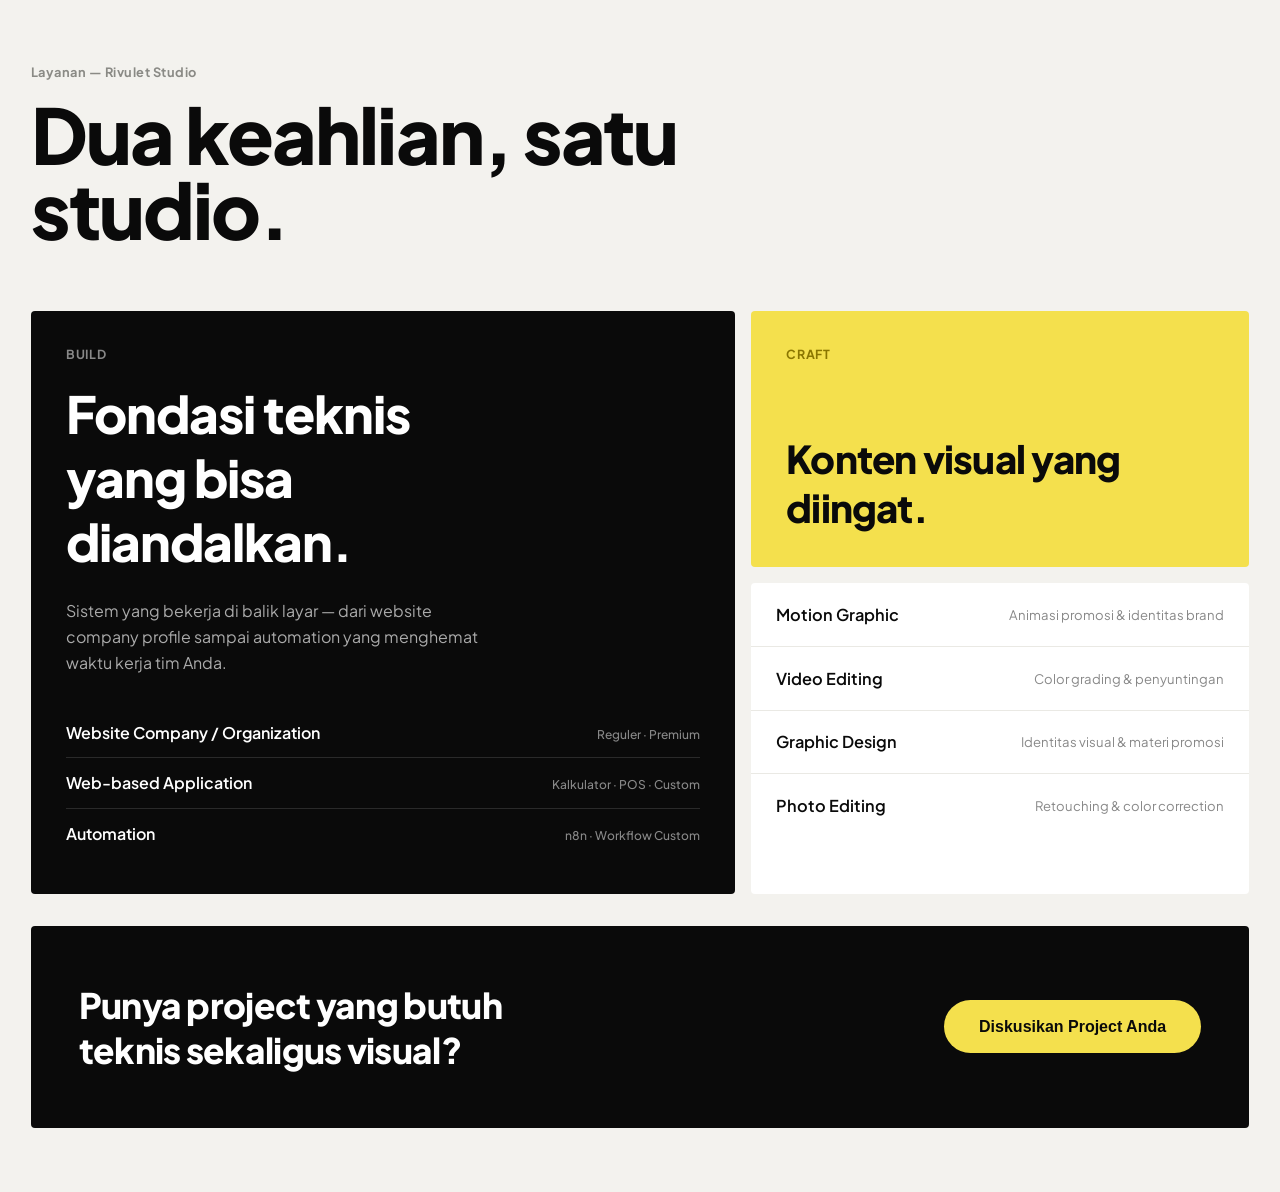
<file: rivulet-services-v3-asymmetric.html>
<!DOCTYPE html>
<html lang="id">
<head>
<meta charset="UTF-8">
<meta name="viewport" content="width=device-width, initial-scale=1.0">
<title>Rivulet Studio — Layanan v3</title>
<link rel="preconnect" href="https://fonts.googleapis.com">
<link href="https://fonts.googleapis.com/css2?family=Plus+Jakarta+Sans:wght@400;500;600;700;800&display=swap" rel="stylesheet">
<style>
  :root{ --ink:#0A0A0A; --paper:#F3F2EE; --white:#FFFFFF; --yellow:#F4E04D; }
  *{ margin:0; padding:0; box-sizing:border-box; }
  body{ background:var(--paper); font-family:'Plus Jakarta Sans',sans-serif; color:var(--ink); padding: 4rem 0; }

  .wrap{ max-width:1320px; margin:0 auto; padding: 0 2.4vw; }

  .head{ margin-bottom: 4rem; }
  .head .eyebrow{ font-size:0.8rem; font-weight:700; letter-spacing:0.04em; color:#8a8a85; margin-bottom:1rem; }
  .head h1{
    font-weight:800; font-size: clamp(2.6rem, 6vw, 5rem); line-height:0.98; letter-spacing:-0.025em;
    max-width: 14ch;
  }

  /* ===== ASYMMETRIC GRID =====
     12-column conceptual grid, items take different spans/heights deliberately */
  .grid{
    display:grid;
    grid-template-columns: repeat(12, 1fr);
    gap: 1rem;
  }

  .tile{
    border-radius: 4px;
    padding: 2.2rem;
    display:flex;
    flex-direction:column;
    justify-content: space-between;
  }

  /* BUILD pillar — dominant, takes the visual weight */
  .tile-build-hero{
    grid-column: span 7;
    grid-row: span 2;
    background: var(--ink);
    color: var(--white);
    min-height: 420px;
  }
  .tile-build-hero .pillar-tag{ font-size:0.78rem; font-weight:700; letter-spacing:0.06em; text-transform:uppercase; color:#888; }
  .tile-build-hero h2{
    font-weight:800; font-size: clamp(2.2rem, 4vw, 3.4rem); letter-spacing:-0.02em; margin: 1.2rem 0 1.6rem;
    max-width: 12ch;
  }
  .tile-build-hero p{ font-size:1rem; color:#aaa; line-height:1.6; max-width:36ch; }
  .tile-build-hero .services-list{ margin-top: 2rem; display:flex; flex-direction:column; gap: 0; }
  .tile-build-hero .services-list .srow{
    display:flex; justify-content:space-between; align-items:baseline;
    padding: 0.9rem 0; border-top: 1px solid #2a2a2a;
    font-weight:600; font-size:1rem;
  }
  .tile-build-hero .services-list .srow:first-child{ border-top:none; }
  .tile-build-hero .services-list .srow span.tag{ font-size:0.75rem; color:#888; font-weight:500; }

  /* Craft pillar — smaller footprint but bright, draws the eye via color */
  .tile-craft-hero{
    grid-column: span 5;
    background: var(--yellow);
    color: var(--ink);
    min-height: 200px;
  }
  .tile-craft-hero .pillar-tag{ font-size:0.78rem; font-weight:700; letter-spacing:0.06em; text-transform:uppercase; color:#8a7600; }
  .tile-craft-hero h2{ font-weight:800; font-size: clamp(1.8rem, 3vw, 2.6rem); letter-spacing:-0.02em; margin-top:0.8rem; }

  /* Small craft items — narrow strip, text only, no card chrome */
  .craft-strip{
    grid-column: span 5;
    display:flex;
    flex-direction:column;
    background: var(--white);
    border-radius:4px;
    overflow:hidden;
  }
  .craft-row{
    display:flex; justify-content:space-between; align-items:center;
    padding: 1.3rem 1.6rem;
    border-bottom: 1px solid #eae9e4;
    font-weight:600;
  }
  .craft-row:last-child{ border-bottom:none; }
  .craft-row .cname{ font-size:1.02rem; }
  .craft-row .cdesc{ font-size:0.82rem; color:#888; font-weight:400; max-width:24ch; text-align:right; }

  /* CTA — full width, the one place pure boldness lives */
  .cta-strip{
    grid-column: span 12;
    background: var(--ink);
    border-radius: 4px;
    padding: 3.5rem 3rem;
    margin-top: 1rem;
    display:flex;
    justify-content:space-between;
    align-items:center;
    flex-wrap:wrap;
    gap: 1.5rem;
  }
  .cta-strip h3{
    color:var(--white); font-weight:800; font-size: clamp(1.6rem,3vw,2.2rem); letter-spacing:-0.02em; max-width:20ch;
  }
  .cta-strip button{
    background:var(--yellow); color:var(--ink); border:none; padding:1.1rem 2.2rem; border-radius:100px;
    font-weight:700; font-size:1rem; cursor:pointer; white-space:nowrap;
  }

  @media (max-width: 860px){
    .tile-build-hero, .tile-craft-hero, .craft-strip, .cta-strip{ grid-column: span 12; }
    .tile-build-hero{ min-height:auto; }
  }
</style>
</head>
<body>

<div class="wrap">
  <div class="head">
    <div class="eyebrow">Layanan — Rivulet Studio</div>
    <h1>Dua keahlian, satu studio.</h1>
  </div>

  <div class="grid">

    <!-- BUILD: dominant tile -->
    <div class="tile tile-build-hero">
      <div>
        <div class="pillar-tag">Build</div>
        <h2>Fondasi teknis yang bisa diandalkan.</h2>
        <p>Sistem yang bekerja di balik layar — dari website company profile sampai automation yang menghemat waktu kerja tim Anda.</p>
      </div>
      <div class="services-list">
        <div class="srow">Website Company / Organization <span class="tag">Reguler · Premium</span></div>
        <div class="srow">Web-based Application <span class="tag">Kalkulator · POS · Custom</span></div>
        <div class="srow">Automation <span class="tag">n8n · Workflow Custom</span></div>
      </div>
    </div>

    <!-- CRAFT: bright accent tile -->
    <div class="tile tile-craft-hero">
      <div class="pillar-tag">Craft</div>
      <h2>Konten visual yang diingat.</h2>
    </div>

    <!-- CRAFT: list strip below the yellow tile -->
    <div class="craft-strip">
      <div class="craft-row"><span class="cname">Motion Graphic</span><span class="cdesc">Animasi promosi & identitas brand</span></div>
      <div class="craft-row"><span class="cname">Video Editing</span><span class="cdesc">Color grading & penyuntingan</span></div>
      <div class="craft-row"><span class="cname">Graphic Design</span><span class="cdesc">Identitas visual & materi promosi</span></div>
      <div class="craft-row"><span class="cname">Photo Editing</span><span class="cdesc">Retouching & color correction</span></div>
    </div>

    <!-- CTA full width -->
    <div class="cta-strip">
      <h3>Punya project yang butuh teknis sekaligus visual?</h3>
      <button>Diskusikan Project Anda</button>
    </div>

  </div>
</div>

</body>
</html>
</file>
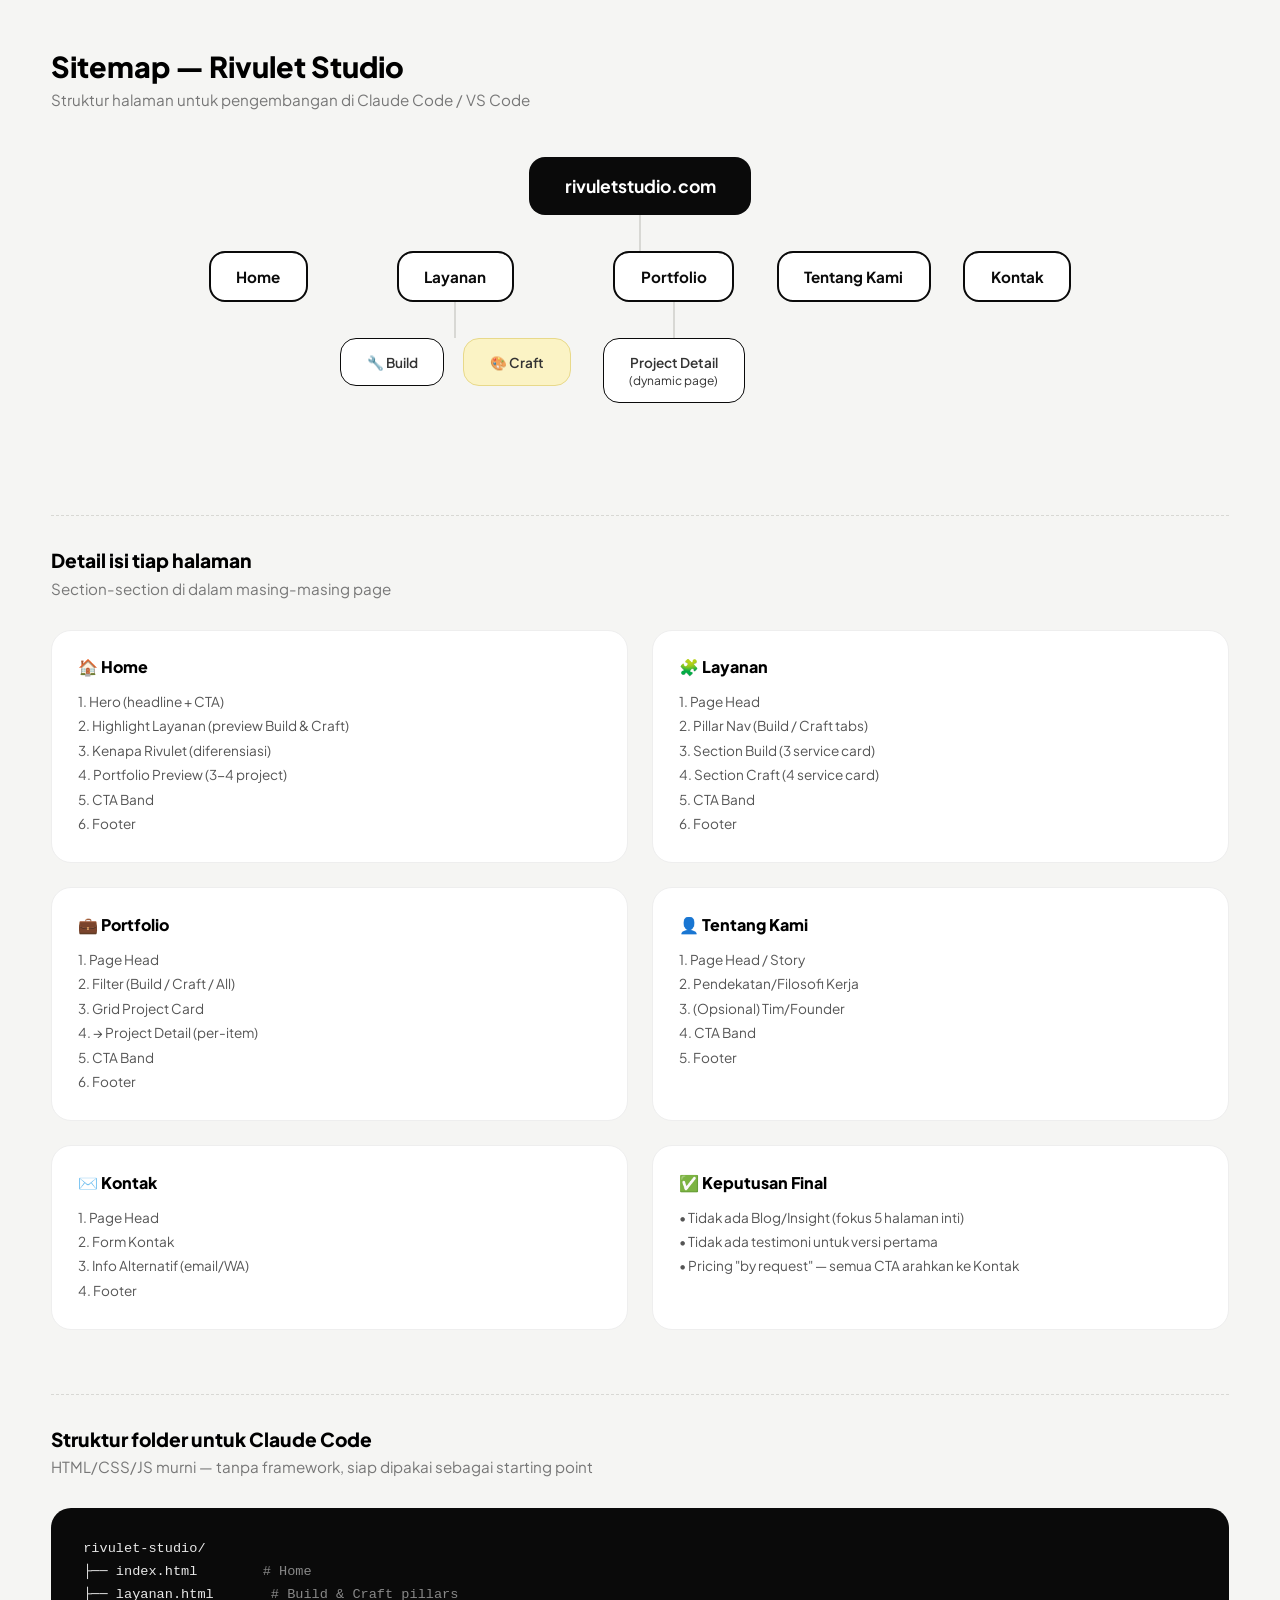
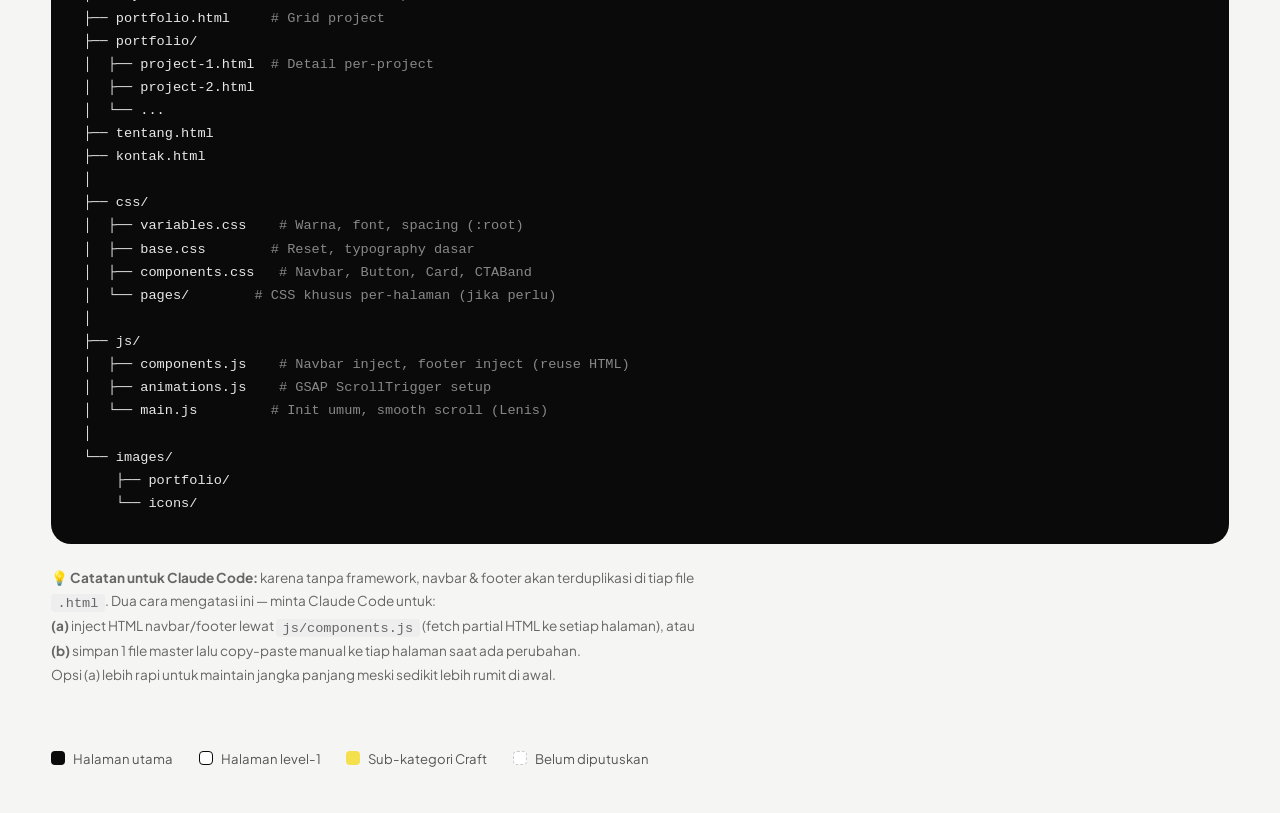
<file: rivulet-sitemap.html>
<!DOCTYPE html>
<html lang="id">
<head>
<meta charset="UTF-8">
<meta name="viewport" content="width=device-width, initial-scale=1.0">
<title>Rivulet Studio — Sitemap</title>
<link rel="preconnect" href="https://fonts.googleapis.com">
<link href="https://fonts.googleapis.com/css2?family=Plus+Jakarta+Sans:wght@400;500;600;700;800&display=swap" rel="stylesheet">
<style>
  :root{ --ink:#0A0A0A; --paper:#F5F5F3; --white:#fff; --yellow:#F4E04D; --line:#d8d8d4; }
  *{ margin:0; padding:0; box-sizing:border-box; }
  body{ background:var(--paper); font-family:'Plus Jakarta Sans',sans-serif; padding: 3rem 4vw; }
  h1{ font-weight:800; font-size:1.8rem; margin-bottom:0.4rem; }
  .sub{ color:#777; font-size:0.95rem; margin-bottom:3rem; }

  .tree{ display:flex; flex-direction:column; align-items:center; }

  .node{
    border-radius:16px; padding:0.9rem 1.6rem; font-weight:700; font-size:0.95rem;
    text-align:center; position:relative; white-space:nowrap;
  }
  .node.root{ background:var(--ink); color:var(--white); font-size:1.1rem; padding:1.1rem 2.2rem; }
  .node.page{ background:var(--white); border:2px solid var(--ink); color:var(--ink); }
  .node.sub{ background:var(--white); border:1.5px solid var(--line); color:#333; font-weight:600; font-size:0.85rem; }
  .node.build{ border-color:var(--ink); }
  .node.craft{ background:var(--yellow); border-color:var(--yellow); }
  .node.craft.sub{ background:#FBF3C5; border-color:#e8d98a; }
  .node.future{ border-style:dashed; color:#999; background:transparent; }

  .vline{ width:2px; height:36px; background:var(--line); }
  .hline-wrap{ display:flex; align-items:flex-start; gap:0; position:relative; }

  .level1-row{ display:flex; gap:2rem; margin-top:0; }
  .branch{ display:flex; flex-direction:column; align-items:center; }

  .children-row{ display:flex; gap:1.2rem; margin-top:0; flex-wrap:wrap; justify-content:center; max-width:280px; }

  .connector-row{ display:flex; justify-content:center; width:100%; position:relative; height:36px; }

  .legend{ display:flex; gap:1.6rem; margin-top:4rem; flex-wrap:wrap; }
  .legend-item{ display:flex; align-items:center; gap:0.5rem; font-size:0.82rem; color:#555; }
  .legend-swatch{ width:14px; height:14px; border-radius:4px; }
</style>
</head>
<body>

<h1>Sitemap — Rivulet Studio</h1>
<div class="sub">Struktur halaman untuk pengembangan di Claude Code / VS Code</div>

<div class="tree">

  <div class="node root">rivuletstudio.com</div>
  <div class="vline"></div>

  <div class="level1-row" style="position:relative;">

    <!-- Home -->
    <div class="branch">
      <div class="node page">Home</div>
    </div>

    <!-- Services -->
    <div class="branch">
      <div class="node page">Layanan</div>
      <div class="vline"></div>
      <div class="children-row">
        <div class="node sub build">🔧 Build</div>
        <div class="node sub craft">🎨 Craft</div>
      </div>
    </div>

    <!-- Portfolio -->
    <div class="branch">
      <div class="node page">Portfolio</div>
      <div class="vline"></div>
      <div class="children-row">
        <div class="node sub build">Project Detail<br><span style="font-weight:400;font-size:0.75rem;">(dynamic page)</span></div>
      </div>
    </div>

    <!-- About -->
    <div class="branch">
      <div class="node page">Tentang Kami</div>
    </div>

    <!-- Contact -->
    <div class="branch">
      <div class="node page">Kontak</div>
    </div>

  </div>
</div>

<div style="margin-top:4rem; padding-top:2rem; border-top:1px dashed var(--line);">
  <h1 style="font-size:1.2rem;">Detail isi tiap halaman</h1>
  <div class="sub" style="margin-bottom:2rem;">Section-section di dalam masing-masing page</div>

  <div style="display:grid; grid-template-columns:repeat(2,1fr); gap:1.5rem;">

    <div style="background:white; border-radius:20px; padding:1.6rem; border:1px solid #eee;">
      <div style="font-weight:800; margin-bottom:0.8rem;">🏠 Home</div>
      <div style="font-size:0.85rem; color:#555; line-height:1.8;">
        1. Hero (headline + CTA)<br>
        2. Highlight Layanan (preview Build & Craft)<br>
        3. Kenapa Rivulet (diferensiasi)<br>
        4. Portfolio Preview (3-4 project)<br>
        5. CTA Band<br>
        6. Footer
      </div>
    </div>

    <div style="background:white; border-radius:20px; padding:1.6rem; border:1px solid #eee;">
      <div style="font-weight:800; margin-bottom:0.8rem;">🧩 Layanan</div>
      <div style="font-size:0.85rem; color:#555; line-height:1.8;">
        1. Page Head<br>
        2. Pillar Nav (Build / Craft tabs)<br>
        3. Section Build (3 service card)<br>
        4. Section Craft (4 service card)<br>
        5. CTA Band<br>
        6. Footer
      </div>
    </div>

    <div style="background:white; border-radius:20px; padding:1.6rem; border:1px solid #eee;">
      <div style="font-weight:800; margin-bottom:0.8rem;">💼 Portfolio</div>
      <div style="font-size:0.85rem; color:#555; line-height:1.8;">
        1. Page Head<br>
        2. Filter (Build / Craft / All)<br>
        3. Grid Project Card<br>
        4. → Project Detail (per-item)<br>
        5. CTA Band<br>
        6. Footer
      </div>
    </div>

    <div style="background:white; border-radius:20px; padding:1.6rem; border:1px solid #eee;">
      <div style="font-weight:800; margin-bottom:0.8rem;">👤 Tentang Kami</div>
      <div style="font-size:0.85rem; color:#555; line-height:1.8;">
        1. Page Head / Story<br>
        2. Pendekatan/Filosofi Kerja<br>
        3. (Opsional) Tim/Founder<br>
        4. CTA Band<br>
        5. Footer
      </div>
    </div>

    <div style="background:white; border-radius:20px; padding:1.6rem; border:1px solid #eee;">
      <div style="font-weight:800; margin-bottom:0.8rem;">✉️ Kontak</div>
      <div style="font-size:0.85rem; color:#555; line-height:1.8;">
        1. Page Head<br>
        2. Form Kontak<br>
        3. Info Alternatif (email/WA)<br>
        4. Footer
      </div>
    </div>

    <div style="background:white; border-radius:20px; padding:1.6rem; border:1px solid #eee;">
      <div style="font-weight:800; margin-bottom:0.8rem;">✅ Keputusan Final</div>
      <div style="font-size:0.85rem; color:#555; line-height:1.8;">
        • Tidak ada Blog/Insight (fokus 5 halaman inti)<br>
        • Tidak ada testimoni untuk versi pertama<br>
        • Pricing "by request" — semua CTA arahkan ke Kontak
      </div>
    </div>

  </div>
</div>

<div style="margin-top:4rem; padding-top:2rem; border-top:1px dashed var(--line);">
  <h1 style="font-size:1.2rem;">Struktur folder untuk Claude Code</h1>
  <div class="sub" style="margin-bottom:2rem;">HTML/CSS/JS murni — tanpa framework, siap dipakai sebagai starting point</div>

  <div style="background:#0A0A0A; border-radius:20px; padding:1.8rem 2rem; color:#e8e8e8; font-family:'Courier New',monospace; font-size:0.85rem; line-height:1.7; overflow-x:auto;">
rivulet-studio/<br>
├── index.html&nbsp;&nbsp;&nbsp;&nbsp;&nbsp;&nbsp;&nbsp;&nbsp;<span style="color:#888;"># Home</span><br>
├── layanan.html&nbsp;&nbsp;&nbsp;&nbsp;&nbsp;&nbsp;&nbsp;<span style="color:#888;"># Build & Craft pillars</span><br>
├── portfolio.html&nbsp;&nbsp;&nbsp;&nbsp;&nbsp;<span style="color:#888;"># Grid project</span><br>
├── portfolio/<br>
│&nbsp;&nbsp;├── project-1.html&nbsp;&nbsp;<span style="color:#888;"># Detail per-project</span><br>
│&nbsp;&nbsp;├── project-2.html<br>
│&nbsp;&nbsp;└── ...<br>
├── tentang.html<br>
├── kontak.html<br>
│<br>
├── css/<br>
│&nbsp;&nbsp;├── variables.css&nbsp;&nbsp;&nbsp;&nbsp;<span style="color:#888;"># Warna, font, spacing (:root)</span><br>
│&nbsp;&nbsp;├── base.css&nbsp;&nbsp;&nbsp;&nbsp;&nbsp;&nbsp;&nbsp;&nbsp;<span style="color:#888;"># Reset, typography dasar</span><br>
│&nbsp;&nbsp;├── components.css&nbsp;&nbsp;&nbsp;<span style="color:#888;"># Navbar, Button, Card, CTABand</span><br>
│&nbsp;&nbsp;└── pages/&nbsp;&nbsp;&nbsp;&nbsp;&nbsp;&nbsp;&nbsp;&nbsp;<span style="color:#888;"># CSS khusus per-halaman (jika perlu)</span><br>
│<br>
├── js/<br>
│&nbsp;&nbsp;├── components.js&nbsp;&nbsp;&nbsp;&nbsp;<span style="color:#888;"># Navbar inject, footer inject (reuse HTML)</span><br>
│&nbsp;&nbsp;├── animations.js&nbsp;&nbsp;&nbsp;&nbsp;<span style="color:#888;"># GSAP ScrollTrigger setup</span><br>
│&nbsp;&nbsp;└── main.js&nbsp;&nbsp;&nbsp;&nbsp;&nbsp;&nbsp;&nbsp;&nbsp;&nbsp;<span style="color:#888;"># Init umum, smooth scroll (Lenis)</span><br>
│<br>
└── images/<br>
&nbsp;&nbsp;&nbsp;&nbsp;├── portfolio/<br>
&nbsp;&nbsp;&nbsp;&nbsp;└── icons/
  </div>

  <div style="margin-top:1.4rem; font-size:0.85rem; color:#666; line-height:1.7; max-width:70ch;">
    💡 <strong>Catatan untuk Claude Code:</strong> karena tanpa framework, navbar &amp; footer akan terduplikasi di tiap file <code style="background:#eee; padding:0.1rem 0.4rem; border-radius:4px;">.html</code>. Dua cara mengatasi ini — minta Claude Code untuk:<br>
    <strong>(a)</strong> inject HTML navbar/footer lewat <code style="background:#eee; padding:0.1rem 0.4rem; border-radius:4px;">js/components.js</code> (fetch partial HTML ke setiap halaman), atau<br>
    <strong>(b)</strong> simpan 1 file master lalu copy-paste manual ke tiap halaman saat ada perubahan.<br>
    Opsi (a) lebih rapi untuk maintain jangka panjang meski sedikit lebih rumit di awal.
  </div>
</div>

<div class="legend">
  <div class="legend-item"><span class="legend-swatch" style="background:#0A0A0A;"></span> Halaman utama</div>
  <div class="legend-item"><span class="legend-swatch" style="background:#fff; border:1.5px solid #0A0A0A;"></span> Halaman level-1</div>
  <div class="legend-item"><span class="legend-swatch" style="background:#F4E04D;"></span> Sub-kategori Craft</div>
  <div class="legend-item"><span class="legend-swatch" style="background:#fff; border:1.5px dashed #ccc;"></span> Belum diputuskan</div>
</div>

</body>
</html>
</file>
